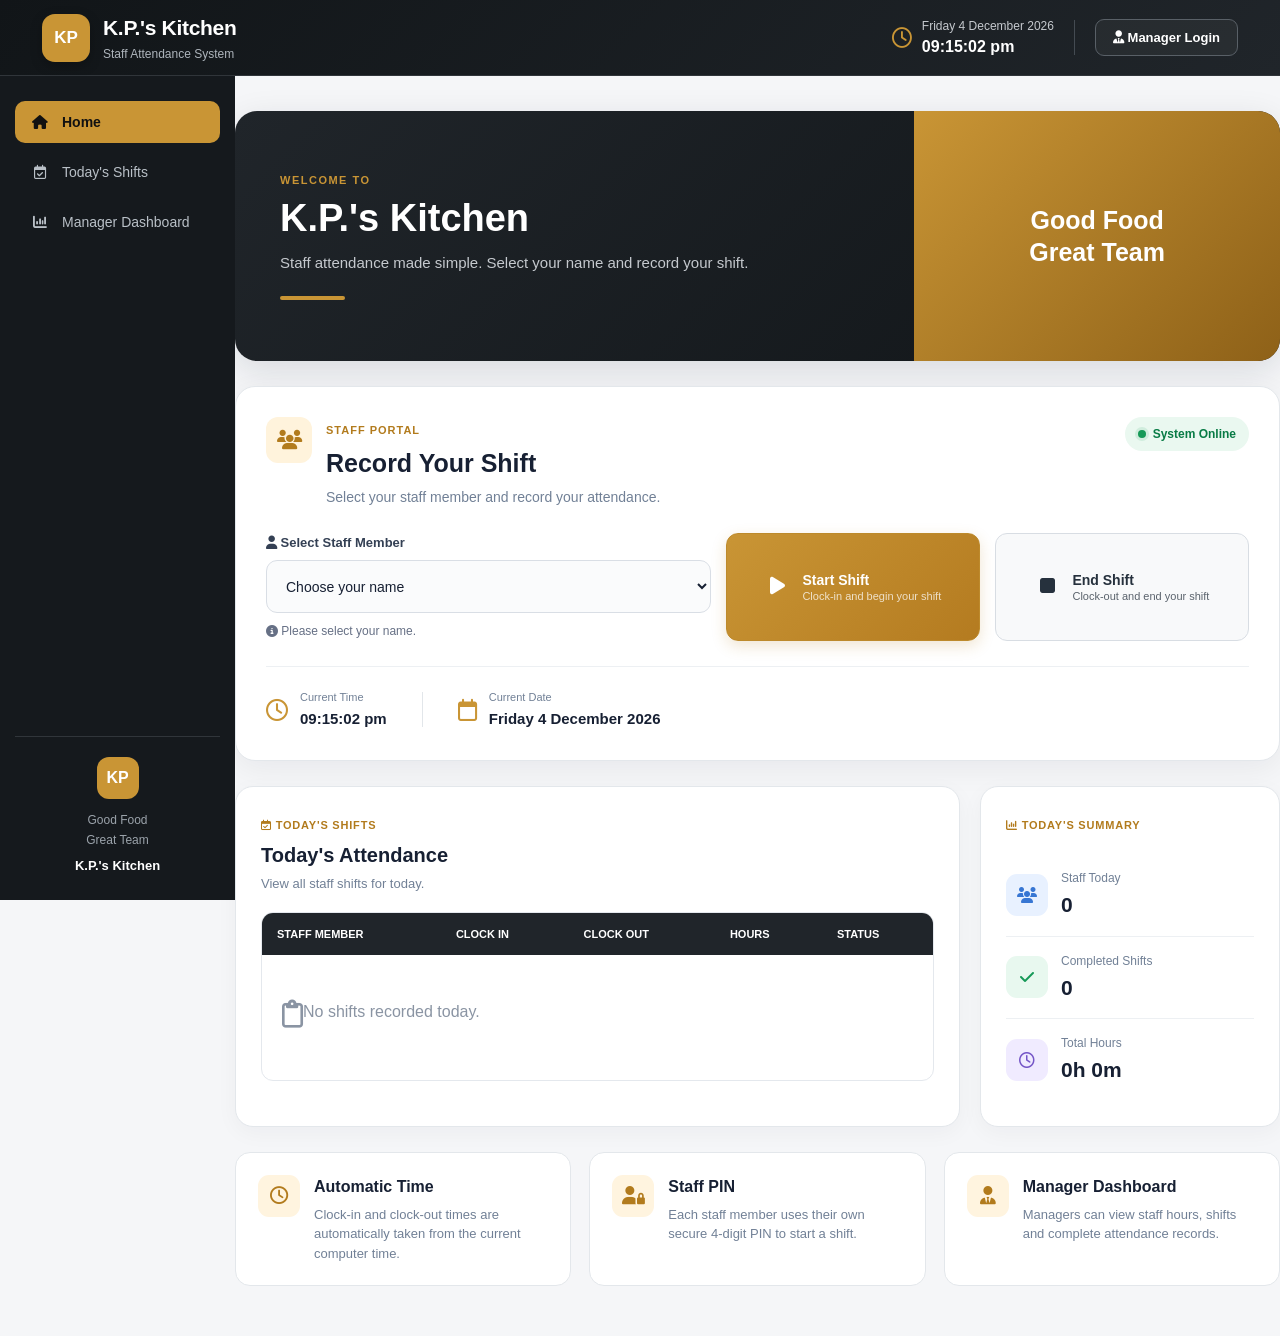
<file: index.html>
<!DOCTYPE html>
<html lang="en">

<head>

    <meta charset="UTF-8">

    <meta
        name="viewport"
        content="width=device-width, initial-scale=1.0"
    >

    <title>K.P.'s Kitchen - Staff Attendance</title>

    <link
        rel="stylesheet"
        href="style.css"
    >

    <!-- Font Awesome -->
    <link
        rel="stylesheet"
        href="https://cdnjs.cloudflare.com/ajax/libs/font-awesome/6.5.2/css/all.min.css"
    >

</head>


<body>


<!-- =====================================================
     TOP HEADER
===================================================== -->

<header class="top-header">

    <div class="brand">

        <div class="brand-logo">
            <span>KP</span>
        </div>

        <div class="brand-text">

            <h1>K.P.'s Kitchen</h1>

            <p>Staff Attendance System</p>

        </div>

    </div>


    <div class="header-right">

        <div class="header-time">

            <i class="fa-regular fa-clock"></i>

            <div>

                <span id="headerDate">
                    Monday, 21 September 2026
                </span>

                <strong id="headerTime">
                    07:04:37 pm
                </strong>

            </div>

        </div>


        <div class="header-divider"></div>


        <button
            class="manager-login-btn"
            onclick="openManagerLogin()"
        >

            <i class="fa-solid fa-user-tie"></i>

            Manager Login

        </button>

    </div>

</header>



<!-- =====================================================
     MAIN LAYOUT
===================================================== -->

<div class="layout">


    <!-- =================================================
         SIDEBAR
    ================================================== -->

    <aside class="sidebar">

        <nav>

            <button
                class="side-link active"
                onclick="window.scrollTo({
                    top: 0,
                    behavior: 'smooth'
                })"
            >

                <i class="fa-solid fa-house"></i>

                <span>Home</span>

            </button>


            <button
                class="side-link"
                onclick="scrollToAttendance()"
            >

                <i class="fa-regular fa-calendar-check"></i>

                <span>Today's Shifts</span>

            </button>


            <button
                class="side-link"
                onclick="openManagerLogin()"
            >

                <i class="fa-solid fa-chart-column"></i>

                <span>Manager Dashboard</span>

            </button>

        </nav>


        <div class="sidebar-footer">

            <div class="small-logo">
                KP
            </div>

            <p>Good Food</p>

            <p>Great Team</p>

            <strong>K.P.'s Kitchen</strong>

        </div>

    </aside>



    <!-- =================================================
         MAIN CONTENT
    ================================================== -->

    <main class="content">


        <!-- =================================================
             WELCOME BANNER
        ================================================== -->

        <section class="welcome-banner">

            <div class="welcome-content">

                <span class="welcome-label">
                    WELCOME TO
                </span>

                <h2>
                    K.P.'s Kitchen
                </h2>

                <p>
                    Staff attendance made simple.
                    Select your name and record your shift.
                </p>

                <div class="gold-line"></div>

            </div>


            <div class="welcome-image">

                <div class="welcome-message">

                    <span>Good Food</span>

                    <span>Great Team</span>

                </div>

            </div>

        </section>



        <!-- =================================================
             STAFF ATTENDANCE CARD
        ================================================== -->

        <section class="staff-card">


            <div class="staff-main">


                <!-- SECTION HEADING -->

                <div class="section-heading">

                    <div class="heading-icon">

                        <i class="fa-solid fa-users"></i>

                    </div>


                    <div>

                        <span>
                            STAFF PORTAL
                        </span>

                        <h2>
                            Record Your Shift
                        </h2>

                        <p>
                            Select your staff member and
                            record your attendance.
                        </p>

                    </div>

                </div>


                <!-- SYSTEM STATUS -->

                <div class="system-status">

                    <span class="status-dot"></span>

                    System Online

                </div>



                <!-- =================================================
                     ATTENDANCE CONTROLS
                ================================================== -->

                <div class="attendance-controls">


                    <!-- STAFF -->

                    <div class="staff-selection">

                        <label for="staffName">

                            <i class="fa-solid fa-user"></i>

                            Select Staff Member

                        </label>


                        <select
                            id="staffName"
                            onchange="checkStaffStatus()"
                        >

                            <option value="">
                                Choose your name
                            </option>

                            <option value="Vedant">
                                Vedant
                            </option>

                            <option value="Jinal">
                                Jinal
                            </option>

                            <option value="Divya">
                                Divya
                            </option>

                            <option value="Mittal">
                                Mittal
                            </option>

                            <option value="Trupti">
                                Trupti
                            </option>

                            <option value="Harsh">
                                Harsh
                            </option>

                            <option value="JK">
                                JK
                            </option>

                            <option value="Kush">
                                Kush
                            </option>

                        </select>


                        <div
                            id="staffMessage"
                            class="staff-message"
                        >

                            <i class="fa-solid fa-circle-info"></i>

                            Please select your name.

                        </div>

                    </div>



                    <!-- START SHIFT -->

                    <button
                        id="startShiftBtn"
                        class="shift-btn start-btn"
                        onclick="startShift()"
                    >

                        <div class="button-icon">

                            <i class="fa-solid fa-play"></i>

                        </div>


                        <div>

                            <strong>
                                Start Shift
                            </strong>

                            <small>
                                Clock-in and begin your shift
                            </small>

                        </div>

                    </button>



                    <!-- END SHIFT -->

                    <button
                        id="endShiftBtn"
                        class="shift-btn end-btn"
                        onclick="endShift()"
                    >

                        <div class="button-icon">

                            <i class="fa-solid fa-stop"></i>

                        </div>


                        <div>

                            <strong>
                                End Shift
                            </strong>

                            <small>
                                Clock-out and end your shift
                            </small>

                        </div>

                    </button>

                </div>

            </div>



            <!-- =================================================
                 CURRENT TIME
            ================================================== -->

            <div class="time-panel">


                <div class="time-block">

                    <i class="fa-regular fa-clock"></i>

                    <div>

                        <span>
                            Current Time
                        </span>

                        <strong id="currentTime">
                            07:04:37 pm
                        </strong>

                    </div>

                </div>


                <div class="time-separator"></div>


                <div class="time-block">

                    <i class="fa-regular fa-calendar"></i>

                    <div>

                        <span>
                            Current Date
                        </span>

                        <strong id="currentDate">
                            Monday, 21 September 2026
                        </strong>

                    </div>

                </div>

            </div>

        </section>



        <!-- =================================================
             ATTENDANCE + SUMMARY
        ================================================== -->

        <div
            class="attendance-grid"
            id="attendanceSection"
        >


            <!-- =================================================
                 TODAY'S ATTENDANCE
            ================================================== -->

            <section class="attendance-card">

                <div class="card-title">

                    <div>

                        <span>

                            <i class="fa-regular fa-calendar-check"></i>

                            TODAY'S SHIFTS

                        </span>


                        <h2>
                            Today's Attendance
                        </h2>


                        <p>
                            View all staff shifts for today.
                        </p>

                    </div>

                </div>


                <div class="table-container">

                    <table>

                        <thead>

                            <tr>

                                <th>
                                    Staff Member
                                </th>

                                <th>
                                    Clock In
                                </th>

                                <th>
                                    Clock Out
                                </th>

                                <th>
                                    Hours
                                </th>

                                <th>
                                    Status
                                </th>

                            </tr>

                        </thead>


                        <tbody id="todayAttendance">

                        </tbody>

                    </table>


                    <div
                        id="emptyAttendance"
                        class="empty-state"
                    >

                        <i class="fa-regular fa-clipboard"></i>

                        <p>
                            No shifts recorded today.
                        </p>

                    </div>

                </div>

            </section>



            <!-- =================================================
                 TODAY SUMMARY
            ================================================== -->

            <section class="summary-card">

                <div class="card-title">

                    <span>

                        <i class="fa-solid fa-chart-column"></i>

                        TODAY'S SUMMARY

                    </span>

                </div>


                <div class="summary-item blue">

                    <div class="summary-icon">

                        <i class="fa-solid fa-users"></i>

                    </div>


                    <div>

                        <span>
                            Staff Today
                        </span>

                        <strong id="staffToday">
                            0
                        </strong>

                    </div>

                </div>


                <div class="summary-item green">

                    <div class="summary-icon">

                        <i class="fa-solid fa-check"></i>

                    </div>


                    <div>

                        <span>
                            Completed Shifts
                        </span>

                        <strong id="completedToday">
                            0
                        </strong>

                    </div>

                </div>


                <div class="summary-item purple">

                    <div class="summary-icon">

                        <i class="fa-regular fa-clock"></i>

                    </div>


                    <div>

                        <span>
                            Total Hours
                        </span>

                        <strong id="totalToday">
                            0h 0m
                        </strong>

                    </div>

                </div>

            </section>

        </div>



        <!-- =================================================
             INFORMATION CARDS
        ================================================== -->

        <div class="info-grid">


            <div class="info-card">

                <div class="info-icon">

                    <i class="fa-regular fa-clock"></i>

                </div>


                <div>

                    <h3>
                        Automatic Time
                    </h3>

                    <p>
                        Clock-in and clock-out times are
                        automatically taken from the current
                        computer time.
                    </p>

                </div>

            </div>



            <div class="info-card">

                <div class="info-icon">

                    <i class="fa-solid fa-user-lock"></i>

                </div>


                <div>

                    <h3>
                        Staff PIN
                    </h3>

                    <p>
                        Each staff member uses their own
                        secure 4-digit PIN to start a shift.
                    </p>

                </div>

            </div>



            <div class="info-card">

                <div class="info-icon">

                    <i class="fa-solid fa-user-tie"></i>

                </div>


                <div>

                    <h3>
                        Manager Dashboard
                    </h3>

                    <p>
                        Managers can view staff hours,
                        shifts and complete attendance records.
                    </p>

                </div>

            </div>

        </div>


    </main>

</div>



<!-- =====================================================
     STAFF PIN LOGIN MODAL
===================================================== -->

<div
    id="staffPinModal"
    class="modal"
>


    <div class="modal-box staff-pin-box">


        <button
            class="close-modal"
            onclick="closeStaffPinModal()"
        >

            <i class="fa-solid fa-xmark"></i>

        </button>


        <div class="modal-icon">

            <i class="fa-solid fa-lock"></i>

        </div>


        <h2>
            Staff Verification
        </h2>


        <p id="staffPinName">
            Enter your PIN to start your shift.
        </p>



        <label for="staffPin">
            Staff PIN
        </label>


        <input
            type="password"
            id="staffPin"
            inputmode="numeric"
            maxlength="4"
            placeholder="Enter 4-digit PIN"
        >


        <div
            id="staffPinError"
            class="login-error"
        >
            Incorrect PIN.
        </div>


        <button
            class="login-submit"
            onclick="verifyStaffPin()"
        >

            <i class="fa-solid fa-right-to-bracket"></i>

            Verify & Start Shift

        </button>

    </div>

</div>



<!-- =====================================================
     MANAGER LOGIN MODAL
===================================================== -->

<div
    id="managerModal"
    class="modal"
>


    <div class="modal-box">


        <button
            class="close-modal"
            onclick="closeManagerLogin()"
        >

            <i class="fa-solid fa-xmark"></i>

        </button>


        <div class="modal-icon">

            <i class="fa-solid fa-user-tie"></i>

        </div>


        <h2>
            Manager Login
        </h2>


        <p>
            Enter manager credentials to access the dashboard.
        </p>


        <label for="managerUsername">
            Username
        </label>


        <input
            type="text"
            id="managerUsername"
            placeholder="Enter username"
        >


        <label for="managerPassword">
            Password
        </label>


        <input
            type="password"
            id="managerPassword"
            placeholder="Enter password"
        >


        <div
            id="loginError"
            class="login-error"
        >
            Incorrect username or password.
        </div>


        <button
            class="login-submit"
            onclick="managerLogin()"
        >

            <i class="fa-solid fa-right-to-bracket"></i>

            Login

        </button>

    </div>

</div>



<!-- =====================================================
     MANAGER DASHBOARD
===================================================== -->

<div
    id="dashboardModal"
    class="dashboard-overlay"
>


    <div class="manager-dashboard">


        <!-- DASHBOARD HEADER -->

        <header class="dashboard-header">


            <div class="dashboard-brand">


                <div class="dashboard-logo">
                    KP
                </div>


                <div>

                    <h1>
                        K.P.'s Kitchen
                    </h1>

                    <p>
                        Manager Dashboard
                    </p>

                </div>

            </div>



            <div class="dashboard-header-right">


                <div class="dashboard-date">

                    <span id="dashboardDate">
                        Monday, 21 September 2026
                    </span>


                    <strong id="dashboardTime">
                        07:04:37 pm
                    </strong>

                </div>


                <button
                    class="close-dashboard-btn"
                    onclick="closeDashboard()"
                >

                    <i class="fa-solid fa-xmark"></i>

                    Close

                </button>

            </div>

        </header>



        <!-- DASHBOARD CONTENT -->

        <main class="dashboard-content">


            <!-- TITLE -->

            <div class="dashboard-title">


                <div>

                    <span class="dashboard-label">
                        MANAGEMENT
                    </span>


                    <h2>
                        Staff Attendance
                    </h2>


                    <p>
                        View staff shifts, working hours
                        and attendance records.
                    </p>

                </div>


                <div class="system-online-large">

                    <span></span>

                    System Online

                </div>

            </div>



            <!-- SUMMARY -->

            <section class="manager-summary-grid">


                <div class="manager-summary-card blue">

                    <div class="summary-icon">
                        <i class="fa-solid fa-users"></i>
                    </div>


                    <div>

                        <span>
                            Staff Members
                        </span>

                        <strong id="managerStaffCount">
                            8
                        </strong>

                    </div>

                </div>



                <div class="manager-summary-card green">

                    <div class="summary-icon">
                        <i class="fa-solid fa-user-check"></i>
                    </div>


                    <div>

                        <span>
                            Currently Working
                        </span>

                        <strong id="managerWorkingCount">
                            0
                        </strong>

                    </div>

                </div>



                <div class="manager-summary-card purple">

                    <div class="summary-icon">
                        <i class="fa-regular fa-clock"></i>
                    </div>


                    <div>

                        <span>
                            Total Hours
                        </span>

                        <strong id="managerTotalHours">
                            0h 0m
                        </strong>

                    </div>

                </div>



                <div class="manager-summary-card orange">

                    <div class="summary-icon">
                        <i class="fa-solid fa-clipboard-list"></i>
                    </div>


                    <div>

                        <span>
                            Total Entries
                        </span>

                        <strong id="managerEntryCount">
                            0
                        </strong>

                    </div>

                </div>

            </section>



            <!-- STAFF HOURS -->

            <section class="dashboard-panel">


                <div class="panel-heading">

                    <span class="panel-label">
                        STAFF OVERVIEW
                    </span>


                    <h3>
                        Staff Hours
                    </h3>


                    <p>
                        Total recorded hours for each staff member.
                    </p>

                </div>


                <div
                    id="dashboardBody"
                    class="staff-hours-grid"
                >
                </div>

            </section>



            <!-- ALL RECORDS -->

            <section class="dashboard-panel records-panel">


                <div class="panel-heading records-heading">


                    <div>

                        <span class="panel-label">
                            ATTENDANCE RECORDS
                        </span>


                        <h3>
                            All Staff Entries
                        </h3>


                        <p>
                            Complete attendance history recorded
                            by the system.
                        </p>

                    </div>


                    <button
                        class="clear-records-btn"
                        onclick="clearAllRecords()"
                    >

                        <i class="fa-solid fa-trash"></i>

                        Clear All Records

                    </button>

                </div>



                <div class="records-table-wrapper">


                    <table class="manager-records-table">


                        <thead>

                            <tr>

                                <th>
                                    Staff Member
                                </th>

                                <th>
                                    Date
                                </th>

                                <th>
                                    Clock In
                                </th>

                                <th>
                                    Clock Out
                                </th>

                                <th>
                                    Hours
                                </th>

                                <th>
                                    Status
                                </th>

                                <th>
                                    Action
                                </th>

                            </tr>

                        </thead>


                        <tbody id="allRecordsBody">

                            <tr>

                                <td
                                    colspan="7"
                                    class="empty-dashboard"
                                >

                                    No attendance records.

                                </td>

                            </tr>

                        </tbody>

                    </table>

                </div>

            </section>


        </main>

    </div>

</div>



<script src="script.js"></script>

</body>

</html>
</file>
<file: style.css>
/* =========================================================
   K.P.'s KITCHEN
   STAFF ATTENDANCE SYSTEM
   MATCHING UI
========================================================= */


/* =========================================================
   RESET
========================================================= */

* {
    margin: 0;
    padding: 0;
    box-sizing: border-box;
}


html {
    scroll-behavior: smooth;
}


body {
    font-family:
        Inter,
        -apple-system,
        BlinkMacSystemFont,
        "Segoe UI",
        Roboto,
        Helvetica,
        Arial,
        sans-serif;

    background: #f5f6f8;

    color: #172033;

    min-height: 100vh;

    line-height: 1.5;
}


button,
select,
input {
    font-family: inherit;
}


button {
    cursor: pointer;
}


button:disabled {
    cursor: not-allowed;
    opacity: 0.55;
}


/* =========================================================
   HEADER
========================================================= */

.top-header {

    width: 100%;

    min-height: 76px;

    padding: 0 42px;

    background:
        linear-gradient(
            135deg,
            #111518,
            #20252a
        );

    color: white;

    display: flex;

    align-items: center;

    justify-content: space-between;

    border-bottom: 1px solid #30353a;
}


.brand {

    display: flex;

    align-items: center;

    gap: 13px;
}


.brand-logo {

    width: 48px;

    height: 48px;

    border-radius: 13px;

    background: #c99535;

    color: white;

    display: flex;

    align-items: center;

    justify-content: center;

    font-size: 17px;

    font-weight: 800;

    box-shadow:
        0 4px 12px rgba(0,0,0,0.25);
}


.brand-text h1 {

    font-size: 21px;

    font-weight: 750;

    letter-spacing: -0.3px;
}


.brand-text p {

    color: #aeb5bc;

    font-size: 12px;

    margin-top: 1px;
}


.header-right {

    display: flex;

    align-items: center;

    gap: 20px;
}


.header-time {

    display: flex;

    align-items: center;

    gap: 10px;
}


.header-time > i {

    color: #c99535;

    font-size: 20px;
}


.header-time div {

    display: flex;

    flex-direction: column;
}


.header-time span {

    color: #c5c9ce;

    font-size: 12px;
}


.header-time strong {

    color: white;

    font-size: 16px;
}


.header-divider {

    width: 1px;

    height: 35px;

    background: #444b52;
}


.manager-login-btn {

    border: 1px solid #596067;

    background: rgba(255,255,255,0.04);

    color: white;

    border-radius: 9px;

    padding: 10px 17px;

    font-size: 13px;

    font-weight: 650;

    transition: 0.2s ease;
}


.manager-login-btn:hover {

    background: #c99535;

    border-color: #c99535;

    color: #111;

    transform: translateY(-1px);
}


/* =========================================================
   MAIN LAYOUT
========================================================= */

.layout {

    display: flex;

    min-height: calc(100vh - 76px);
}


.sidebar {

    width: 235px;

    flex-shrink: 0;

    background: #15191d;

    color: white;

    display: flex;

    flex-direction: column;

    justify-content: space-between;

    padding: 25px 15px;

    position: sticky;

    top: 0;

    height: calc(100vh - 76px);
}


.sidebar nav {

    display: flex;

    flex-direction: column;

    gap: 8px;
}


.side-link {

    width: 100%;

    border: none;

    background: transparent;

    color: #b9c0c7;

    padding: 13px 15px;

    border-radius: 10px;

    display: flex;

    align-items: center;

    gap: 12px;

    font-size: 14px;

    text-align: left;

    transition: 0.2s ease;
}


.side-link i {

    width: 20px;

    text-align: center;
}


.side-link:hover {

    background: #252b30;

    color: white;
}


.side-link.active {

    background: #c99535;

    color: #111;

    font-weight: 700;
}


.sidebar-footer {

    border-top: 1px solid #30353a;

    padding-top: 20px;

    text-align: center;

    color: #9ba3ab;
}


.small-logo {

    width: 42px;

    height: 42px;

    border-radius: 12px;

    background: #c99535;

    color: white;

    display: flex;

    align-items: center;

    justify-content: center;

    margin: 0 auto 12px;

    font-weight: 800;
}


.sidebar-footer p {

    font-size: 12px;

    margin: 2px 0;
}


.sidebar-footer strong {

    display: block;

    color: white;

    margin-top: 7px;

    font-size: 13px;
}


.content {

    flex: 1;

    min-width: 0;

    padding-bottom: 50px;
}


/* =========================================================
   WELCOME
========================================================= */

.welcome-banner {

    max-width: 1150px;

    min-height: 250px;

    margin: 35px auto 25px;

    border-radius: 22px;

    overflow: hidden;

    background:
        linear-gradient(
            135deg,
            #20252a,
            #111518
        );

    color: white;

    display: flex;

    box-shadow:
        0 10px 35px rgba(15,23,42,0.12);
}


.welcome-content {

    flex: 1;

    padding: 45px;

    display: flex;

    flex-direction: column;

    justify-content: center;
}


.welcome-label {

    color: #c99535;

    font-size: 11px;

    font-weight: 800;

    letter-spacing: 1.5px;

    margin-bottom: 10px;
}


.welcome-content h2 {

    font-size: 38px;

    line-height: 1.1;

    margin-bottom: 12px;

    color: white;
}


.welcome-content p {

    color: #c5c9ce;

    font-size: 15px;

    max-width: 560px;
}


.gold-line {

    width: 65px;

    height: 4px;

    background: #c99535;

    border-radius: 5px;

    margin-top: 22px;
}


.welcome-image {

    width: 35%;

    min-height: 250px;

    background:
        linear-gradient(
            135deg,
            #c99535,
            #8e6118
        );

    display: flex;

    align-items: center;

    justify-content: center;
}


.welcome-message {

    display: flex;

    flex-direction: column;

    text-align: center;

    color: white;

    font-size: 25px;

    font-weight: 800;

    line-height: 1.3;
}


/* =========================================================
   STAFF CARD
========================================================= */

.staff-card {

    max-width: 1150px;

    margin: 0 auto 25px;

    background: white;

    border: 1px solid #e3e7eb;

    border-radius: 20px;

    padding: 30px;

    box-shadow:
        0 8px 30px rgba(15,23,42,0.06);
}


.staff-main {

    position: relative;
}


.section-heading {

    display: flex;

    align-items: flex-start;

    gap: 14px;

    margin-bottom: 25px;
}


.heading-icon {

    width: 46px;

    height: 46px;

    border-radius: 12px;

    background: #fff3dc;

    color: #b27b1d;

    display: flex;

    align-items: center;

    justify-content: center;

    font-size: 20px;

    flex-shrink: 0;
}


.section-heading > div:last-child > span {

    color: #b27b1d;

    font-size: 11px;

    font-weight: 800;

    letter-spacing: 1px;
}


.section-heading h2 {

    color: #172033;

    font-size: 25px;

    margin: 4px 0;
}


.section-heading p {

    color: #718096;

    font-size: 14px;
}


.system-status {

    position: absolute;

    top: 0;

    right: 0;

    display: flex;

    align-items: center;

    gap: 7px;

    background: #eaf8f0;

    color: #087b45;

    border-radius: 30px;

    padding: 8px 13px;

    font-size: 12px;

    font-weight: 650;
}


.status-dot {

    width: 8px;

    height: 8px;

    background: #159957;

    border-radius: 50%;

    box-shadow:
        0 0 0 3px rgba(21,153,87,0.12);
}


/* =========================================================
   CONTROLS
========================================================= */

.attendance-controls {

    display: grid;

    grid-template-columns:
        minmax(280px, 1.4fr)
        minmax(200px, 0.8fr)
        minmax(200px, 0.8fr);

    gap: 15px;

    align-items: stretch;
}


.staff-selection label {

    display: block;

    color: #344054;

    font-size: 13px;

    font-weight: 650;

    margin-bottom: 8px;
}


.staff-selection select {

    width: 100%;

    height: 53px;

    background: #fafbfc;

    border: 1px solid #d9dee5;

    border-radius: 11px;

    padding: 0 15px;

    color: #172033;

    font-size: 14px;

    outline: none;
}


.staff-selection select:focus {

    border-color: #c99535;

    box-shadow:
        0 0 0 3px rgba(201,149,53,0.12);
}


.staff-message {

    margin-top: 9px;

    min-height: 19px;

    color: #667085;

    font-size: 12px;
}


.staff-message.success {

    color: #087b45;

    font-weight: 600;
}


.staff-message.error {

    color: #c53030;

    font-weight: 600;
}


.staff-message.working {

    color: #a76500;

    font-weight: 600;
}


/* =========================================================
   SHIFT BUTTONS
========================================================= */

.shift-btn {

    min-height: 75px;

    border-radius: 12px;

    padding: 12px 17px;

    display: flex;

    align-items: center;

    justify-content: center;

    gap: 12px;

    text-align: left;

    transition: 0.2s ease;
}


.start-btn {

    border: 1px solid #bd8a2c;

    background:
        linear-gradient(
            135deg,
            #c99535,
            #b47b20
        );

    color: white;

    box-shadow:
        0 5px 15px rgba(180,123,32,0.20);
}


.start-btn:not(:disabled):hover {

    transform: translateY(-2px);

    box-shadow:
        0 8px 20px rgba(180,123,32,0.25);
}


.end-btn {

    border: 1px solid #d8dde3;

    background: #f8f9fa;

    color: #26313d;
}


.end-btn:not(:disabled):hover {

    transform: translateY(-2px);

    background: #eef1f4;
}


.button-icon {

    width: 26px;

    text-align: center;

    font-size: 20px;
}


.shift-btn strong {

    display: block;

    font-size: 14px;
}


.shift-btn small {

    display: block;

    font-size: 11px;

    opacity: 0.75;

    margin-top: 2px;
}


/* =========================================================
   TIME
========================================================= */

.time-panel {

    margin-top: 25px;

    padding-top: 22px;

    border-top: 1px solid #edf0f3;

    display: flex;

    align-items: center;

    gap: 35px;
}


.time-block {

    display: flex;

    align-items: center;

    gap: 12px;
}


.time-block > i {

    color: #c99535;

    font-size: 22px;
}


.time-block span {

    display: block;

    color: #718096;

    font-size: 11px;
}


.time-block strong {

    display: block;

    color: #172033;

    font-size: 15px;

    margin-top: 2px;
}


.time-separator {

    width: 1px;

    height: 35px;

    background: #e2e6ea;
}


/* =========================================================
   ATTENDANCE
========================================================= */

.attendance-grid {

    max-width: 1150px;

    margin: 0 auto 25px;

    display: grid;

    grid-template-columns: 1fr 300px;

    gap: 20px;
}


.attendance-card {

    padding: 25px;

    background: white;

    border: 1px solid #e3e7eb;

    border-radius: 18px;

    box-shadow:
        0 6px 22px rgba(15,23,42,0.04);
}


.card-title {

    margin-bottom: 18px;
}


.card-title > div > span,
.card-title > span {

    color: #b27b1d;

    font-size: 11px;

    font-weight: 800;

    letter-spacing: 0.8px;
}


.card-title h2 {

    color: #172033;

    font-size: 20px;

    margin: 4px 0;
}


.card-title p {

    color: #718096;

    font-size: 13px;
}


/* =========================================================
   TABLE
========================================================= */

.table-container {

    width: 100%;

    overflow-x: auto;

    border: 1px solid #e4e8ed;

    border-radius: 12px;
}


.table-container table {

    width: 100%;

    border-collapse: collapse;

    min-width: 650px;
}


.table-container th {

    background: #20252a;

    color: white;

    text-align: left;

    padding: 13px 15px;

    font-size: 11px;

    font-weight: 700;

    text-transform: uppercase;
}


.table-container td {

    padding: 14px 15px;

    border-bottom: 1px solid #edf0f3;

    color: #475467;

    font-size: 13px;
}


.table-container tbody tr:hover {

    background: #fafbfc;
}


/* =========================================================
   STATUS BADGES
========================================================= */

.status-badge {

    display: inline-flex;

    align-items: center;

    padding: 5px 10px;

    border-radius: 30px;

    font-size: 11px;

    font-weight: 700;
}


.status-badge.completed {

    color: #087b45;

    background: #e8f7ef;
}


.status-badge.working {

    color: #a76500;

    background: #fff3d9;
}


/* =========================================================
   EMPTY
========================================================= */

.empty-state {

    text-align: center;

    padding: 45px 20px;

    color: #8a94a3;
}


.empty-state i {

    display: block;

    font-size: 28px;

    margin-bottom: 7px;
}


/* =========================================================
   SUMMARY
========================================================= */

.summary-card {

    padding: 25px;

    background: white;

    border: 1px solid #e3e7eb;

    border-radius: 18px;

    box-shadow:
        0 6px 22px rgba(15,23,42,0.04);
}


.summary-item {

    display: flex;

    align-items: center;

    gap: 13px;

    padding: 15px 0;

    border-bottom: 1px solid #edf0f3;
}


.summary-item:last-child {

    border-bottom: none;
}


.summary-icon {

    width: 42px;

    height: 42px;

    border-radius: 11px;

    display: flex;

    align-items: center;

    justify-content: center;
}


.summary-item.blue .summary-icon {

    background: #e8f1ff;

    color: #3776d3;
}


.summary-item.green .summary-icon {

    background: #e8f8ef;

    color: #159957;
}


.summary-item.purple .summary-icon {

    background: #f0ebff;

    color: #7455c7;
}


.summary-item span {

    display: block;

    color: #718096;

    font-size: 12px;
}


.summary-item strong {

    display: block;

    color: #172033;

    font-size: 21px;

    margin-top: 2px;
}


/* =========================================================
   INFO
========================================================= */

.info-grid {

    max-width: 1150px;

    margin: 0 auto;

    display: grid;

    grid-template-columns: repeat(3, 1fr);

    gap: 18px;
}


.info-card {

    background: white;

    border: 1px solid #e3e7eb;

    border-radius: 15px;

    padding: 22px;

    display: flex;

    gap: 14px;
}


.info-icon {

    width: 42px;

    height: 42px;

    flex-shrink: 0;

    border-radius: 11px;

    display: flex;

    align-items: center;

    justify-content: center;

    background: #fff4df;

    color: #b27b1d;

    font-size: 18px;
}


.info-card h3 {

    color: #172033;

    font-size: 16px;

    margin-bottom: 6px;
}


.info-card p {

    color: #718096;

    font-size: 13px;
}


/* =========================================================
   MODALS
========================================================= */

.modal {

    position: fixed;

    inset: 0;

    z-index: 9000;

    display: none;

    align-items: center;

    justify-content: center;

    padding: 20px;

    background: rgba(8,12,16,0.68);

    backdrop-filter: blur(5px);
}


.modal.show {

    display: flex;

    animation: fadeIn 0.2s ease;
}


@keyframes fadeIn {

    from {
        opacity: 0;
    }

    to {
        opacity: 1;
    }
}


.modal-box {

    width: 100%;

    max-width: 430px;

    background: white;

    border-radius: 20px;

    padding: 30px;

    box-shadow:
        0 25px 70px rgba(0,0,0,0.25);

    position: relative;

    animation: modalUp 0.25s ease;
}


@keyframes modalUp {

    from {

        opacity: 0;

        transform:
            translateY(15px)
            scale(0.98);
    }

    to {

        opacity: 1;

        transform:
            translateY(0)
            scale(1);
    }
}


.close-modal {

    position: absolute;

    right: 15px;

    top: 15px;

    width: 34px;

    height: 34px;

    border: none;

    background: #f1f3f5;

    border-radius: 50%;

    color: #667085;
}


.close-modal:hover {

    background: #e4e7eb;
}


.modal-icon {

    width: 58px;

    height: 58px;

    border-radius: 16px;

    background: #fff3dc;

    color: #b27b1d;

    display: flex;

    align-items: center;

    justify-content: center;

    margin: 0 auto 13px;

    font-size: 25px;
}


.modal-box h2 {

    color: #172033;

    font-size: 23px;

    text-align: center;

    margin-bottom: 5px;
}


.modal-box > p {

    color: #718096;

    font-size: 13px;

    text-align: center;

    margin-bottom: 25px;
}


.modal-box label {

    display: block;

    color: #344054;

    font-size: 13px;

    font-weight: 650;

    margin-bottom: 7px;
}


.modal-box input {

    width: 100%;

    height: 48px;

    border: 1px solid #d9dee5;

    border-radius: 10px;

    padding: 0 13px;

    outline: none;

    font-size: 14px;

    margin-bottom: 17px;

    background: #fafbfc;
}


.modal-box input:focus {

    border-color: #c99535;

    background: white;

    box-shadow:
        0 0 0 3px rgba(201,149,53,0.11);
}


.login-error {

    display: none;

    color: #c53030;

    font-size: 12px;

    text-align: center;

    margin-bottom: 10px;
}


.login-submit {

    width: 100%;

    height: 47px;

    border-radius: 10px;

    border: none;

    background:
        linear-gradient(
            135deg,
            #c99535,
            #b47b20
        );

    color: white;

    font-weight: 700;

    transition: 0.2s ease;
}


.login-submit:hover {

    box-shadow:
        0 6px 15px rgba(180,123,32,0.25);

    transform: translateY(-1px);
}


/* =========================================================
   STAFF PIN
========================================================= */

.staff-pin-box {

    max-width: 400px;
}


.staff-pin-box .modal-icon {

    background: #fff3dc;

    color: #b27b1d;
}


#staffPin {

    text-align: center;

    letter-spacing: 8px;

    font-size: 22px;

    font-weight: 700;
}


#staffPin::placeholder {

    letter-spacing: 1px;

    font-size: 13px;

    font-weight: 400;
}


/* =========================================================
   DASHBOARD
========================================================= */

.dashboard-overlay {

    position: fixed;

    inset: 0;

    width: 100%;

    height: 100%;

    background: #f4f6f8;

    z-index: 9999;

    display: none;

    overflow-y: auto;
}


.dashboard-overlay.show {

    display: block;

    animation: dashboardOpen 0.25s ease;
}


@keyframes dashboardOpen {

    from {

        opacity: 0;

        transform: translateY(10px);
    }

    to {

        opacity: 1;

        transform: translateY(0);
    }
}


.manager-dashboard {

    min-height: 100vh;

    background:
        linear-gradient(
            135deg,
            #f7f8fa 0%,
            #eef1f4 100%
        );
}


/* =========================================================
   DASHBOARD HEADER
========================================================= */

.dashboard-header {

    min-height: 88px;

    padding: 0 42px;

    background:
        linear-gradient(
            135deg,
            #15191d,
            #20252a
        );

    color: white;

    display: flex;

    align-items: center;

    justify-content: space-between;

    border-bottom: 1px solid #333;

    position: sticky;

    top: 0;

    z-index: 20;
}


.dashboard-brand {

    display: flex;

    align-items: center;

    gap: 15px;
}


.dashboard-logo {

    width: 50px;

    height: 50px;

    border-radius: 14px;

    display: flex;

    align-items: center;

    justify-content: center;

    background: #c99535;

    color: white;

    font-size: 20px;

    font-weight: 800;
}


.dashboard-brand h1 {

    margin: 0;

    font-size: 25px;

    font-weight: 750;
}


.dashboard-brand p {

    margin: 3px 0 0;

    color: #c5c9ce;

    font-size: 14px;
}


.dashboard-header-right {

    display: flex;

    align-items: center;

    gap: 28px;
}


.dashboard-date {

    display: flex;

    flex-direction: column;

    text-align: right;

    gap: 3px;
}


.dashboard-date span {

    color: #c5c9ce;

    font-size: 13px;
}


.dashboard-date strong {

    font-size: 18px;
}


.close-dashboard-btn {

    border: 1px solid #c99535;

    background: transparent;

    color: white;

    border-radius: 10px;

    padding: 11px 18px;

    font-size: 14px;

    font-weight: 600;

    transition: 0.2s ease;
}


.close-dashboard-btn:hover {

    background: #c99535;

    color: #111;
}


/* =========================================================
   DASHBOARD CONTENT
========================================================= */

.dashboard-content {

    max-width: 1450px;

    margin: auto;

    padding: 35px 40px 60px;
}


.dashboard-title {

    display: flex;

    align-items: center;

    justify-content: space-between;

    margin-bottom: 25px;
}


.dashboard-label,
.panel-label {

    color: #c08726;

    font-size: 13px;

    font-weight: 750;

    letter-spacing: 0.8px;
}


.dashboard-title h2 {

    margin: 5px 0 4px;

    color: #111827;

    font-size: 32px;
}


.dashboard-title p {

    color: #64748b;

    font-size: 15px;
}


.system-online-large {

    display: flex;

    align-items: center;

    gap: 8px;

    background: #e8f7ef;

    color: #087b45;

    padding: 10px 16px;

    border-radius: 30px;

    font-size: 13px;

    font-weight: 650;
}


.system-online-large span {

    width: 9px;

    height: 9px;

    border-radius: 50%;

    background: #159957;
}


/* =========================================================
   DASHBOARD SUMMARY
========================================================= */

.manager-summary-grid {

    display: grid;

    grid-template-columns:
        repeat(4, 1fr);

    gap: 18px;

    margin-bottom: 25px;
}


.manager-summary-card {

    background: white;

    border-radius: 16px;

    padding: 22px;

    display: flex;

    align-items: center;

    gap: 16px;

    border: 1px solid #e6e9ed;

    box-shadow:
        0 5px 18px rgba(15,23,42,0.05);
}


.manager-summary-card .summary-icon {

    width: 52px;

    height: 52px;

    border-radius: 14px;

    display: flex;

    align-items: center;

    justify-content: center;

    font-size: 21px;
}


.manager-summary-card.blue .summary-icon {

    background: #e8f1ff;

    color: #3776d3;
}


.manager-summary-card.green .summary-icon {

    background: #e8f8ef;

    color: #159957;
}


.manager-summary-card.purple .summary-icon {

    background: #f0ebff;

    color: #7455c7;
}


.manager-summary-card.orange .summary-icon {

    background: #fff3df;

    color: #c08726;
}


.manager-summary-card span {

    display: block;

    color: #64748b;

    font-size: 13px;

    margin-bottom: 5px;
}


.manager-summary-card strong {

    display: block;

    color: #172033;

    font-size: 25px;
}


/* =========================================================
   DASHBOARD PANELS
========================================================= */

.dashboard-panel {

    background: white;

    border: 1px solid #e5e8ec;

    border-radius: 18px;

    padding: 26px;

    margin-bottom: 25px;

    box-shadow:
        0 5px 18px rgba(15,23,42,0.045);
}


.panel-heading {

    margin-bottom: 20px;
}


.panel-heading h3 {

    margin: 4px 0;

    font-size: 22px;

    color: #172033;
}


.panel-heading p {

    color: #718096;

    font-size: 14px;
}


/* =========================================================
   STAFF HOURS
========================================================= */

.staff-hours-grid {

    display: grid;

    grid-template-columns:
        repeat(4, 1fr);

    gap: 15px;
}


.staff-hours-card {

    border: 1px solid #e5e9ee;

    border-radius: 14px;

    padding: 18px;

    background: #fafbfc;

    transition: 0.2s ease;
}


.staff-hours-card:hover {

    transform: translateY(-2px);

    box-shadow:
        0 7px 18px rgba(15,23,42,0.08);
}


.staff-hours-name {

    font-weight: 700;

    font-size: 16px;

    color: #172033;

    margin-bottom: 10px;
}


.staff-hours-total {

    font-size: 25px;

    font-weight: 750;

    color: #c08726;
}


.staff-hours-status {

    margin-top: 7px;

    font-size: 12px;

    color: #718096;
}


.staff-hours-status.active {

    color: #07834c;

    font-weight: 650;
}


/* =========================================================
   RECORDS
========================================================= */

.records-heading {

    display: flex;

    align-items: center;

    justify-content: space-between;

    gap: 20px;
}


.clear-records-btn {

    background: #fff0f0;

    color: #c53030;

    border: 1px solid #ffd2d2;

    padding: 10px 15px;

    border-radius: 9px;

    font-weight: 600;

    white-space: nowrap;
}


.clear-records-btn:hover {

    background: #c53030;

    color: white;
}


.records-table-wrapper {

    width: 100%;

    overflow-x: auto;

    border: 1px solid #e4e8ed;

    border-radius: 12px;
}


.manager-records-table {

    width: 100%;

    border-collapse: collapse;

    min-width: 900px;
}


.manager-records-table th {

    background: #20252a;

    color: white;

    padding: 14px 16px;

    text-align: left;

    font-size: 12px;

    text-transform: uppercase;

    letter-spacing: 0.4px;
}


.manager-records-table td {

    padding: 15px 16px;

    border-bottom: 1px solid #edf0f3;

    color: #344054;

    font-size: 14px;

    white-space: nowrap;
}


.manager-records-table tbody tr:hover {

    background: #fafbfc;
}


.delete-btn {

    border: none;

    background: #fff0f0;

    color: #c53030;

    border-radius: 7px;

    padding: 7px 10px;

    font-size: 12px;

    font-weight: 600;
}


.delete-btn:hover {

    background: #c53030;

    color: white;
}


.empty-dashboard {

    text-align: center;

    padding: 45px !important;

    color: #8a94a3 !important;
}


/* =========================================================
   RESPONSIVE
========================================================= */

@media (max-width: 1100px) {

    .sidebar {

        width: 200px;
    }


    .welcome-banner,
    .staff-card,
    .attendance-grid,
    .info-grid {

        margin-left: 20px;

        margin-right: 20px;
    }


    .manager-summary-grid {

        grid-template-columns:
            repeat(2, 1fr);
    }


    .staff-hours-grid {

        grid-template-columns:
            repeat(2, 1fr);
    }
}


@media (max-width: 850px) {

    .top-header {

        padding: 15px 20px;
    }


    .header-time,
    .header-divider {

        display: none;
    }


    .layout {

        display: block;
    }


    .sidebar {

        width: 100%;

        height: auto;

        position: static;

        padding: 10px 15px;
    }


    .sidebar nav {

        flex-direction: row;
    }


    .side-link {

        justify-content: center;
    }


    .sidebar-footer {

        display: none;
    }


    .welcome-image {

        display: none;
    }


    .attendance-grid {

        grid-template-columns: 1fr;
    }


    .info-grid {

        grid-template-columns: 1fr;
    }


    .system-status {

        position: static;

        width: fit-content;

        margin-bottom: 20px;
    }


    .attendance-controls {

        grid-template-columns:
            1fr 1fr;
    }


    .staff-selection {

        grid-column: 1 / -1;
    }


    .dashboard-content {

        padding-left: 25px;

        padding-right: 25px;
    }
}


@media (max-width: 600px) {

    .top-header {

        min-height: 65px;

        padding: 12px 15px;
    }


    .brand-logo {

        width: 40px;

        height: 40px;
    }


    .brand-text h1 {

        font-size: 17px;
    }


    .brand-text p {

        font-size: 10px;
    }


    .manager-login-btn {

        padding: 8px 10px;

        font-size: 11px;
    }


    .welcome-banner {

        margin: 15px;

        min-height: 210px;
    }


    .welcome-content {

        padding: 30px 25px;
    }


    .welcome-content h2 {

        font-size: 29px;
    }


    .staff-card {

        margin: 0 15px 20px;

        padding: 20px;
    }


    .attendance-controls {

        grid-template-columns: 1fr;
    }


    .staff-selection {

        grid-column: auto;
    }


    .attendance-grid {

        margin-left: 15px;

        margin-right: 15px;
    }


    .info-grid {

        margin-left: 15px;

        margin-right: 15px;
    }


    .section-heading h2 {

        font-size: 21px;
    }


    .time-panel {

        flex-direction: column;

        align-items: flex-start;

        gap: 15px;
    }


    .time-separator {

        display: none;
    }


    .manager-summary-grid {

        grid-template-columns: 1fr;
    }


    .staff-hours-grid {

        grid-template-columns: 1fr;
    }


    .dashboard-header {

        padding: 17px;
    }


    .dashboard-brand h1 {

        font-size: 18px;
    }


    .dashboard-brand p {

        font-size: 11px;
    }


    .dashboard-date {

        display: none;
    }


    .dashboard-header-right {

        gap: 8px;
    }


    .dashboard-content {

        padding: 22px 15px 40px;
    }


    .dashboard-title {

        display: block;
    }


    .dashboard-title h2 {

        font-size: 27px;
    }


    .system-online-large {

        width: fit-content;

        margin-top: 14px;
    }


    .records-heading {

        display: block;
    }


    .clear-records-btn {

        width: 100%;

        margin-top: 15px;
    }


    .modal-box {

        padding: 24px;
    }
}


@media (max-width: 400px) {

    .brand-text p {

        display: none;
    }


    .brand-text h1 {

        font-size: 15px;
    }


    .manager-login-btn {

        padding: 8px;

        font-size: 10px;
    }


    .welcome-content h2 {

        font-size: 27px;
    }


    .dashboard-brand h1 {

        font-size: 16px;
    }
}
</file>
